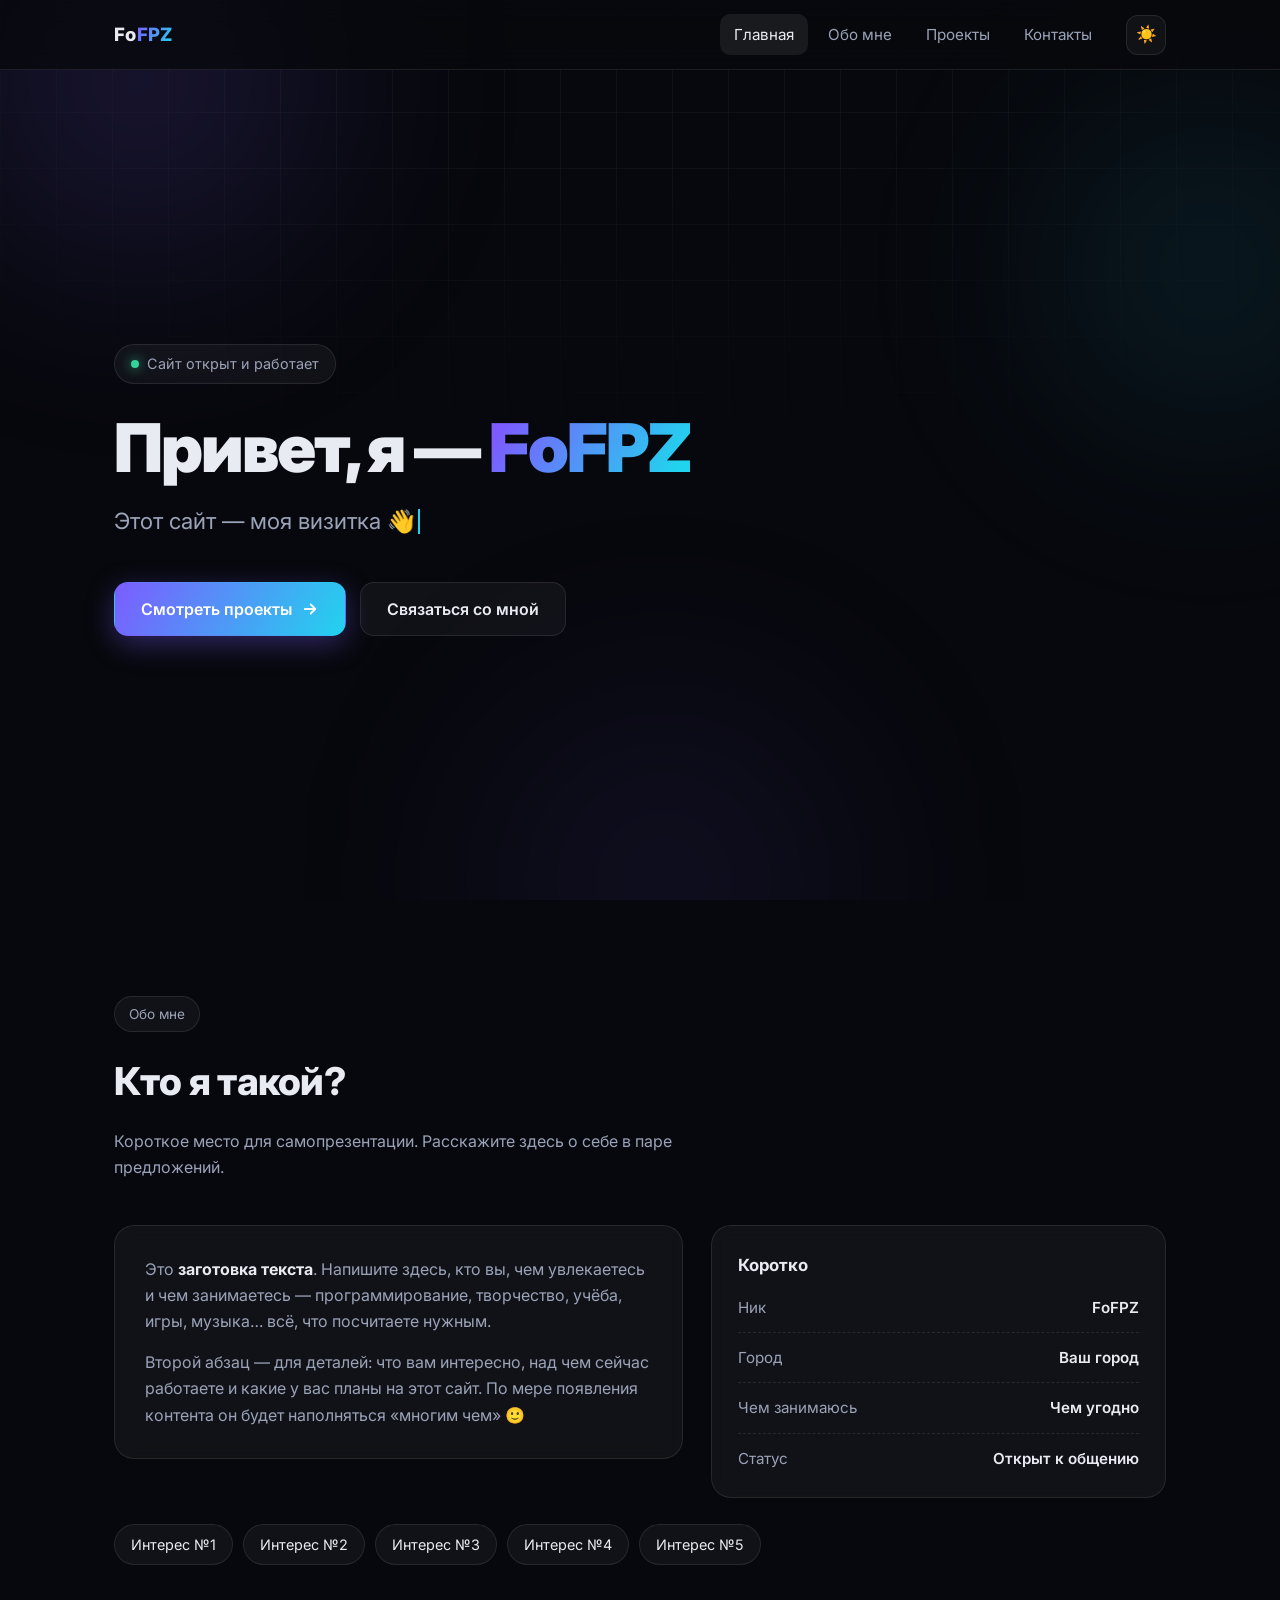
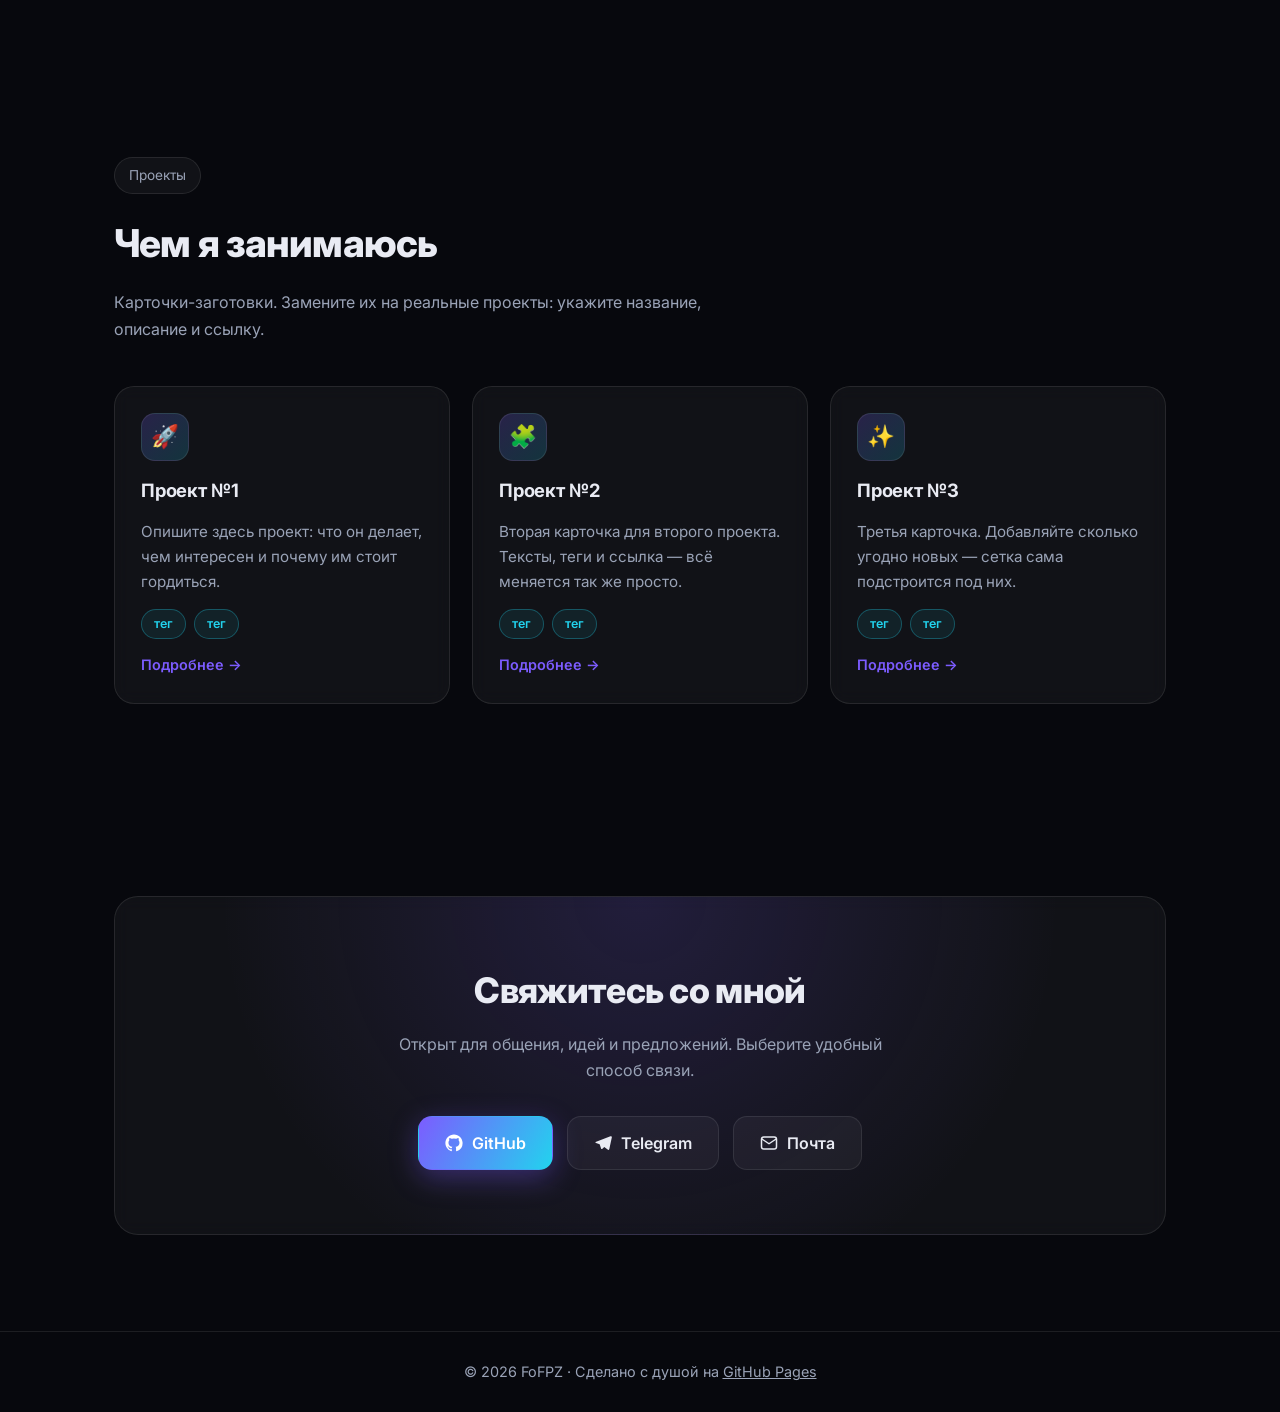
<file: index.html>
<!DOCTYPE html>
<html lang="ru" data-theme="dark">
<head>
  <meta charset="UTF-8">
  <meta name="viewport" content="width=device-width, initial-scale=1.0">
  <title>FoFPZ — личный сайт</title>
  <!-- ЗАМЕНИТЕ: описание сайта для поисковиков и соцсетей -->
  <meta name="description" content="Личный сайт FoFPZ: проекты, идеи и контакты.">
  <meta property="og:title" content="FoFPZ — личный сайт">
  <meta property="og:description" content="Проекты, идеи и контакты.">
  <meta property="og:type" content="website">
  <link rel="icon" href="data:image/svg+xml,%3Csvg xmlns='http://www.w3.org/2000/svg' viewBox='0 0 64 64'%3E%3Cdefs%3E%3ClinearGradient id='g' x1='0' y1='0' x2='1' y2='1'%3E%3Cstop offset='0' stop-color='%237c5cff'/%3E%3Cstop offset='1' stop-color='%2322d3ee'/%3E%3C/linearGradient%3E%3C/defs%3E%3Crect width='64' height='64' rx='14' fill='url(%23g)'/%3E%3Ctext x='32' y='44' font-family='Arial,sans-serif' font-size='34' font-weight='800' fill='white' text-anchor='middle'%3EF%3C/text%3E%3C/svg%3E">
  <link rel="preconnect" href="https://fonts.googleapis.com">
  <link rel="preconnect" href="https://fonts.gstatic.com" crossorigin>
  <link href="https://fonts.googleapis.com/css2?family=Inter:wght@400;600;800;900&display=swap" rel="stylesheet">
  <link rel="stylesheet" href="assets/css/style.css">
</head>
<body>

  <!-- Декоративный фон -->
  <div class="bg-decor" aria-hidden="true">
    <div class="grid"></div>
    <div class="blob blob-1"></div>
    <div class="blob blob-2"></div>
    <div class="blob blob-3"></div>
  </div>

  <!-- ===================== НАВИГАЦИЯ ===================== -->
  <header class="nav">
    <div class="nav-inner">
      <a class="logo" href="#home">Fo<span>FPZ</span></a>

      <button class="burger" id="burger" aria-label="Меню" aria-expanded="false">
        <span></span><span></span><span></span>
      </button>

      <ul class="nav-links" id="nav-links">
        <li><a href="#home">Главная</a></li>
        <li><a href="#about">Обо мне</a></li>
        <li><a href="#projects">Проекты</a></li>
        <li><a href="#contact">Контакты</a></li>
      </ul>

      <button class="theme-toggle" id="theme-toggle" aria-label="Сменить тему">☀️</button>
    </div>
  </header>

  <main>

    <!-- ===================== ГЕРОЙ ===================== -->
    <section class="hero" id="home">
      <div class="hero-badge"><span class="dot"></span> Сайт открыт и работает</div>

      <h1>Привет, я — <span class="gradient">FoFPZ</span></h1>

      <p class="typewriter-line"><span id="typewriter"></span><span class="caret" id="caret"></span></p>

      <div class="hero-actions">
        <a class="btn btn-primary" href="#projects">
          Смотреть проекты
          <svg viewBox="0 0 24 24" fill="none" stroke="currentColor" stroke-width="2.4" stroke-linecap="round" stroke-linejoin="round"><path d="M5 12h14M13 6l6 6-6 6"/></svg>
        </a>
        <a class="btn btn-ghost" href="#contact">Связаться со мной</a>
      </div>
    </section>

    <!-- ===================== ОБО МНЕ ===================== -->
    <section id="about">
      <div class="reveal">
        <span class="section-tag">Обо мне</span>
        <h2 class="section-title">Кто я такой?</h2>
        <p class="section-sub">Короткое место для самопрезентации. Расскажите здесь о себе в паре предложений.</p>
      </div>

      <div class="about-grid reveal">
        <div class="about-text">
          <!-- ЗАМЕНИТЕ: текст «Обо мне» -->
          <p>Это <strong>заготовка текста</strong>. Напишите здесь, кто вы, чем увлекаетесь и чем занимаетесь — программирование, творчество, учёба, игры, музыка… всё, что посчитаете нужным.</p>
          <p>Второй абзац — для деталей: что вам интересно, над чем сейчас работаете и какие у вас планы на этот сайт. По мере появления контента он будет наполняться «многим чем» 🙂</p>
        </div>

        <div class="about-card">
          <h3>Коротко</h3>
          <!-- ЗАМЕНИТЕ: факты о себе -->
          <ul class="facts">
            <li><span class="k">Ник</span><span class="v">FoFPZ</span></li>
            <li><span class="k">Город</span><span class="v">Ваш город</span></li>
            <li><span class="k">Чем занимаюсь</span><span class="v">Чем угодно</span></li>
            <li><span class="k">Статус</span><span class="v">Открыт к общению</span></li>
          </ul>
        </div>
      </div>

      <!-- ЗАМЕНИТЕ: теги интересов -->
      <div class="chips reveal">
        <span class="chip">Интерес №1</span>
        <span class="chip">Интерес №2</span>
        <span class="chip">Интерес №3</span>
        <span class="chip">Интерес №4</span>
        <span class="chip">Интерес №5</span>
      </div>
    </section>

    <!-- ===================== ПРОЕКТЫ ===================== -->
    <section id="projects">
      <div class="reveal">
        <span class="section-tag">Проекты</span>
        <h2 class="section-title">Чем я занимаюсь</h2>
        <p class="section-sub">Карточки-заготовки. Замените их на реальные проекты: укажите название, описание и ссылку.</p>
      </div>

      <div class="projects-grid">
        <!-- ЗАМЕНИТЕ: карточка проекта №1 -->
        <a class="project-card reveal" href="#" target="_blank" rel="noopener">
          <div class="project-icon">🚀</div>
          <h3>Проект №1</h3>
          <p>Опишите здесь проект: что он делает, чем интересен и почему им стоит гордиться.</p>
          <div class="tags"><span class="tag">тег</span><span class="tag">тег</span></div>
          <span class="project-link">Подробнее →</span>
        </a>

        <!-- ЗАМЕНИТЕ: карточка проекта №2 -->
        <a class="project-card reveal" href="#" target="_blank" rel="noopener">
          <div class="project-icon">🧩</div>
          <h3>Проект №2</h3>
          <p>Вторая карточка для второго проекта. Тексты, теги и ссылка — всё меняется так же просто.</p>
          <div class="tags"><span class="tag">тег</span><span class="tag">тег</span></div>
          <span class="project-link">Подробнее →</span>
        </a>

        <!-- ЗАМЕНИТЕ: карточка проекта №3 -->
        <a class="project-card reveal" href="#" target="_blank" rel="noopener">
          <div class="project-icon">✨</div>
          <h3>Проект №3</h3>
          <p>Третья карточка. Добавляйте сколько угодно новых — сетка сама подстроится под них.</p>
          <div class="tags"><span class="tag">тег</span><span class="tag">тег</span></div>
          <span class="project-link">Подробнее →</span>
        </a>
      </div>
    </section>

    <!-- ===================== КОНТАКТЫ ===================== -->
    <section id="contact">
      <div class="contact-box reveal">
        <h2>Свяжитесь со мной</h2>
        <p>Открыт для общения, идей и предложений. Выберите удобный способ связи.</p>
        <div class="contact-actions">
          <!-- ЗАМЕНИТЕ: реальные ссылки на соцсети и почту -->
          <a class="btn btn-primary" href="https://github.com/" target="_blank" rel="noopener">
            <svg viewBox="0 0 24 24" fill="currentColor"><path d="M12 .5C5.65.5.5 5.65.5 12c0 5.09 3.29 9.4 7.86 10.93.58.11.79-.25.79-.55 0-.27-.01-1.17-.02-2.12-3.2.7-3.88-1.36-3.88-1.36-.52-1.33-1.28-1.68-1.28-1.68-1.04-.71.08-.7.08-.7 1.15.08 1.76 1.18 1.76 1.18 1.03 1.76 2.7 1.25 3.35.96.1-.75.4-1.25.72-1.54-2.55-.29-5.24-1.28-5.24-5.69 0-1.26.45-2.28 1.18-3.09-.12-.29-.51-1.46.11-3.04 0 0 .96-.31 3.15 1.18a10.9 10.9 0 0 1 5.74 0c2.19-1.49 3.15-1.18 3.15-1.18.62 1.58.23 2.75.11 3.04.74.81 1.18 1.83 1.18 3.09 0 4.42-2.7 5.39-5.26 5.68.41.35.77 1.05.77 2.12 0 1.53-.01 2.77-.01 3.14 0 .3.2.67.8.55A11.52 11.52 0 0 0 23.5 12C23.5 5.65 18.35.5 12 .5Z"/></svg>
            GitHub
          </a>
          <a class="btn btn-ghost" href="https://t.me/" target="_blank" rel="noopener">
            <svg viewBox="0 0 24 24" fill="currentColor"><path d="M21.94 3.12 2.9 10.47c-1.3.52-1.29 1.24-.23 1.56l4.87 1.52 1.89 5.7c.23.63.12.88.79.88.52 0 .75-.24 1.04-.52l2.4-2.32 4.99 3.68c.92.5 1.58.24 1.8-.85l3.28-15.48c.34-1.35-.49-1.96-1.79-1.52Z"/></svg>
            Telegram
          </a>
          <a class="btn btn-ghost" href="mailto:you@example.com">
            <svg viewBox="0 0 24 24" fill="none" stroke="currentColor" stroke-width="2" stroke-linecap="round" stroke-linejoin="round"><rect x="2" y="4" width="20" height="16" rx="3"/><path d="m3 7 9 6 9-6"/></svg>
            Почта
          </a>
        </div>
      </div>
    </section>

  </main>

  <!-- ===================== ПОДВАЛ ===================== -->
  <footer>
    © <span id="year"></span> FoFPZ · Сделано с душой на <a href="https://pages.github.com/" target="_blank" rel="noopener">GitHub Pages</a>
  </footer>

  <script src="assets/js/main.js"></script>
</body>
</html>
</file>
<file: assets/css/style.css>
/* ============================================================
   FoFPZ — личный сайт
   Стили. Тёмная тема по умолчанию + светлая (переключатель).
   ============================================================ */

:root {
  /* Тёмная тема */
  --bg: #07080d;
  --bg-soft: #0c0e16;
  --card: rgba(255, 255, 255, 0.045);
  --card-hover: rgba(255, 255, 255, 0.075);
  --border: rgba(255, 255, 255, 0.09);
  --text: #e9ebf3;
  --muted: #9aa3b7;
  --accent-1: #7c5cff;
  --accent-2: #22d3ee;
  --nav-bg: rgba(7, 8, 13, 0.75);
  --shadow: 0 20px 60px rgba(0, 0, 0, 0.45);
  --grid-line: rgba(255, 255, 255, 0.035);
}

[data-theme="light"] {
  --bg: #f4f6fb;
  --bg-soft: #ffffff;
  --card: rgba(255, 255, 255, 0.75);
  --card-hover: rgba(255, 255, 255, 0.95);
  --border: rgba(16, 20, 40, 0.1);
  --text: #171a2e;
  --muted: #59617a;
  --nav-bg: rgba(244, 246, 251, 0.8);
  --shadow: 0 20px 60px rgba(30, 40, 90, 0.12);
  --grid-line: rgba(16, 20, 40, 0.05);
}

* {
  margin: 0;
  padding: 0;
  box-sizing: border-box;
}

html {
  scroll-behavior: smooth;
  scroll-padding-top: 90px;
}

body {
  font-family: "Inter", "Segoe UI", system-ui, -apple-system, Roboto, sans-serif;
  background: var(--bg);
  color: var(--text);
  line-height: 1.65;
  overflow-x: hidden;
  transition: background 0.35s ease, color 0.35s ease;
}

::selection {
  background: rgba(124, 92, 255, 0.45);
}

/* ---------- Фоновое оформление ---------- */

.bg-decor {
  position: fixed;
  inset: 0;
  z-index: -2;
  overflow: hidden;
  pointer-events: none;
}

.bg-decor .grid {
  position: absolute;
  inset: 0;
  background-image:
    linear-gradient(var(--grid-line) 1px, transparent 1px),
    linear-gradient(90deg, var(--grid-line) 1px, transparent 1px);
  background-size: 56px 56px;
  mask-image: radial-gradient(ellipse 90% 70% at 50% 0%, black 30%, transparent 75%);
  -webkit-mask-image: radial-gradient(ellipse 90% 70% at 50% 0%, black 30%, transparent 75%);
}

.bg-decor .blob {
  position: absolute;
  border-radius: 50%;
  filter: blur(110px);
  opacity: 0.5;
}

.blob-1 {
  width: 520px;
  height: 520px;
  top: -180px;
  left: -120px;
  background: radial-gradient(circle, rgba(124, 92, 255, 0.55), transparent 65%);
}

.blob-2 {
  width: 460px;
  height: 460px;
  top: 40px;
  right: -160px;
  background: radial-gradient(circle, rgba(34, 211, 238, 0.35), transparent 65%);
}

.blob-3 {
  width: 560px;
  height: 560px;
  bottom: -260px;
  left: 30%;
  background: radial-gradient(circle, rgba(124, 92, 255, 0.28), transparent 65%);
}

[data-theme="light"] .bg-decor .blob {
  opacity: 0.35;
}

/* ---------- Навигация ---------- */

.nav {
  position: fixed;
  top: 0;
  left: 0;
  right: 0;
  z-index: 100;
  backdrop-filter: blur(14px);
  -webkit-backdrop-filter: blur(14px);
  background: var(--nav-bg);
  border-bottom: 1px solid var(--border);
}

.nav-inner {
  max-width: 1100px;
  margin: 0 auto;
  padding: 14px 24px;
  display: flex;
  align-items: center;
  gap: 20px;
}

.logo {
  font-weight: 800;
  font-size: 1.15rem;
  letter-spacing: 0.02em;
  text-decoration: none;
  color: var(--text);
}

.logo span {
  background: linear-gradient(120deg, var(--accent-1), var(--accent-2));
  -webkit-background-clip: text;
  background-clip: text;
  color: transparent;
}

.nav-links {
  display: flex;
  gap: 6px;
  margin-left: auto;
  list-style: none;
}

.nav-links a {
  display: block;
  padding: 8px 14px;
  border-radius: 10px;
  text-decoration: none;
  color: var(--muted);
  font-size: 0.95rem;
  transition: color 0.2s, background 0.2s;
}

.nav-links a:hover {
  color: var(--text);
  background: var(--card);
}

.nav-links a.active {
  color: var(--text);
  background: var(--card-hover);
}

.theme-toggle,
.burger {
  display: inline-flex;
  align-items: center;
  justify-content: center;
  width: 40px;
  height: 40px;
  border: 1px solid var(--border);
  border-radius: 12px;
  background: var(--card);
  color: var(--text);
  font-size: 1.05rem;
  cursor: pointer;
  transition: background 0.2s, transform 0.15s;
}

.theme-toggle:hover,
.burger:hover {
  background: var(--card-hover);
  transform: translateY(-1px);
}

.burger {
  display: none;
  flex-direction: column;
  gap: 4px;
}

.burger span {
  display: block;
  width: 18px;
  height: 2px;
  border-radius: 2px;
  background: var(--text);
  transition: transform 0.25s, opacity 0.25s;
}

/* ---------- Общее для секций ---------- */

section {
  max-width: 1100px;
  margin: 0 auto;
  padding: 96px 24px;
}

.section-tag {
  display: inline-block;
  padding: 6px 14px;
  border-radius: 999px;
  border: 1px solid var(--border);
  background: var(--card);
  color: var(--muted);
  font-size: 0.85rem;
  margin-bottom: 18px;
}

.section-title {
  font-size: clamp(1.7rem, 3.4vw, 2.4rem);
  font-weight: 800;
  letter-spacing: -0.02em;
  margin-bottom: 14px;
}

.section-sub {
  color: var(--muted);
  max-width: 640px;
  margin-bottom: 44px;
}

/* ---------- Герой ---------- */

.hero {
  min-height: 100svh;
  display: flex;
  flex-direction: column;
  justify-content: center;
  padding-top: 140px;
  padding-bottom: 60px;
}

.hero-badge {
  display: inline-flex;
  align-items: center;
  gap: 8px;
  width: fit-content;
  padding: 7px 16px;
  border-radius: 999px;
  border: 1px solid var(--border);
  background: var(--card);
  color: var(--muted);
  font-size: 0.9rem;
  margin-bottom: 26px;
}

.hero-badge .dot {
  width: 8px;
  height: 8px;
  border-radius: 50%;
  background: #34d399;
  box-shadow: 0 0 12px rgba(52, 211, 153, 0.9);
  animation: pulse 2.2s infinite;
}

@keyframes pulse {
  0%, 100% { opacity: 1; }
  50% { opacity: 0.35; }
}

.hero h1 {
  font-size: clamp(2.4rem, 6.5vw, 4.2rem);
  font-weight: 900;
  letter-spacing: -0.03em;
  line-height: 1.12;
  margin-bottom: 18px;
}

.hero h1 .gradient {
  background: linear-gradient(120deg, var(--accent-1) 10%, var(--accent-2) 90%);
  -webkit-background-clip: text;
  background-clip: text;
  color: transparent;
}

.typewriter-line {
  font-size: clamp(1.05rem, 2.4vw, 1.4rem);
  color: var(--muted);
  min-height: 2em;
  margin-bottom: 34px;
}

.typewriter-line .caret {
  display: inline-block;
  width: 2px;
  height: 1.1em;
  margin-left: 3px;
  vertical-align: text-bottom;
  background: var(--accent-2);
  animation: blink 1s step-end infinite;
}

@keyframes blink {
  50% { opacity: 0; }
}

.hero-actions {
  display: flex;
  flex-wrap: wrap;
  gap: 14px;
}

.btn {
  display: inline-flex;
  align-items: center;
  gap: 9px;
  padding: 13px 26px;
  border-radius: 14px;
  font-size: 1rem;
  font-weight: 600;
  text-decoration: none;
  border: 1px solid transparent;
  cursor: pointer;
  transition: transform 0.18s, box-shadow 0.18s, background 0.2s, border-color 0.2s;
}

.btn-primary {
  background: linear-gradient(120deg, var(--accent-1), var(--accent-2));
  color: #fff;
  box-shadow: 0 8px 28px rgba(124, 92, 255, 0.35);
}

.btn-primary:hover {
  transform: translateY(-2px);
  box-shadow: 0 12px 34px rgba(124, 92, 255, 0.5);
}

.btn-ghost {
  background: var(--card);
  border-color: var(--border);
  color: var(--text);
}

.btn-ghost:hover {
  background: var(--card-hover);
  transform: translateY(-2px);
}

.btn svg {
  width: 18px;
  height: 18px;
}

/* ---------- Обо мне ---------- */

.about-grid {
  display: grid;
  grid-template-columns: 1.25fr 1fr;
  gap: 28px;
  align-items: start;
}

.about-text {
  padding: 30px;
  border-radius: 20px;
  border: 1px solid var(--border);
  background: var(--card);
  backdrop-filter: blur(8px);
  color: var(--muted);
}

.about-text p + p {
  margin-top: 14px;
}

.about-text strong {
  color: var(--text);
}

.about-card {
  padding: 26px;
  border-radius: 20px;
  border: 1px solid var(--border);
  background: var(--card);
  backdrop-filter: blur(8px);
}

.about-card h3 {
  font-size: 1.05rem;
  margin-bottom: 16px;
}

.facts {
  list-style: none;
  display: grid;
  gap: 12px;
}

.facts li {
  display: flex;
  justify-content: space-between;
  gap: 12px;
  font-size: 0.95rem;
  padding-bottom: 12px;
  border-bottom: 1px dashed var(--border);
}

.facts li:last-child {
  border-bottom: none;
  padding-bottom: 0;
}

.facts .k {
  color: var(--muted);
}

.facts .v {
  font-weight: 600;
  text-align: right;
}

.chips {
  display: flex;
  flex-wrap: wrap;
  gap: 10px;
  margin-top: 26px;
}

.chip {
  padding: 8px 16px;
  border-radius: 999px;
  border: 1px solid var(--border);
  background: var(--card);
  color: var(--text);
  font-size: 0.9rem;
  transition: transform 0.15s, border-color 0.2s, background 0.2s;
}

.chip:hover {
  transform: translateY(-2px);
  border-color: var(--accent-1);
  background: var(--card-hover);
}

/* ---------- Проекты ---------- */

.projects-grid {
  display: grid;
  grid-template-columns: repeat(auto-fit, minmax(280px, 1fr));
  gap: 22px;
}

.project-card {
  position: relative;
  display: flex;
  flex-direction: column;
  gap: 14px;
  padding: 26px;
  border-radius: 20px;
  border: 1px solid var(--border);
  background: var(--card);
  backdrop-filter: blur(8px);
  text-decoration: none;
  color: inherit;
  overflow: hidden;
  transition: transform 0.22s, border-color 0.25s, background 0.25s, box-shadow 0.25s;
}

.project-card::before {
  content: "";
  position: absolute;
  inset: 0;
  background: radial-gradient(420px circle at var(--mx, 50%) var(--my, 0%), rgba(124, 92, 255, 0.14), transparent 65%);
  opacity: 0;
  transition: opacity 0.3s;
  pointer-events: none;
}

.project-card:hover {
  transform: translateY(-5px);
  border-color: rgba(124, 92, 255, 0.45);
  background: var(--card-hover);
  box-shadow: var(--shadow);
}

.project-card:hover::before {
  opacity: 1;
}

.project-icon {
  width: 48px;
  height: 48px;
  display: flex;
  align-items: center;
  justify-content: center;
  border-radius: 14px;
  font-size: 1.4rem;
  background: linear-gradient(135deg, rgba(124, 92, 255, 0.22), rgba(34, 211, 238, 0.18));
  border: 1px solid var(--border);
}

.project-card h3 {
  font-size: 1.15rem;
  letter-spacing: -0.01em;
}

.project-card p {
  color: var(--muted);
  font-size: 0.95rem;
  flex-grow: 1;
}

.tags {
  display: flex;
  flex-wrap: wrap;
  gap: 8px;
}

.tag {
  padding: 4px 12px;
  border-radius: 999px;
  font-size: 0.78rem;
  font-weight: 600;
  color: var(--accent-2);
  border: 1px solid rgba(34, 211, 238, 0.3);
  background: rgba(34, 211, 238, 0.08);
}

.project-link {
  font-size: 0.9rem;
  font-weight: 600;
  color: var(--accent-1);
}

/* ---------- Контакты ---------- */

.contact-box {
  text-align: center;
  padding: 64px 30px;
  border-radius: 24px;
  border: 1px solid var(--border);
  background:
    radial-gradient(600px circle at 50% 0%, rgba(124, 92, 255, 0.16), transparent 70%),
    var(--card);
  backdrop-filter: blur(8px);
}

.contact-box h2 {
  font-size: clamp(1.6rem, 3.2vw, 2.2rem);
  font-weight: 800;
  letter-spacing: -0.02em;
  margin-bottom: 12px;
}

.contact-box p {
  color: var(--muted);
  max-width: 520px;
  margin: 0 auto 32px;
}

.contact-actions {
  display: flex;
  flex-wrap: wrap;
  justify-content: center;
  gap: 14px;
}

/* ---------- Подвал ---------- */

footer {
  border-top: 1px solid var(--border);
  padding: 28px 24px;
  text-align: center;
  color: var(--muted);
  font-size: 0.9rem;
}

footer a {
  color: var(--muted);
}

footer a:hover {
  color: var(--text);
}

/* ---------- Появление при скролле ---------- */

.reveal {
  opacity: 0;
  transform: translateY(26px);
  transition: opacity 0.7s ease, transform 0.7s ease;
}

.reveal.visible {
  opacity: 1;
  transform: none;
}

@media (prefers-reduced-motion: reduce) {
  html { scroll-behavior: auto; }
  .reveal { opacity: 1; transform: none; transition: none; }
}

/* ---------- Адаптив ---------- */

@media (max-width: 860px) {
  .about-grid {
    grid-template-columns: 1fr;
  }
}

@media (max-width: 720px) {
  .burger {
    display: flex;
  }

  .nav-links {
    position: fixed;
    top: 69px;
    left: 0;
    right: 0;
    flex-direction: column;
    gap: 4px;
    margin: 0;
    padding: 14px 20px 20px;
    background: var(--nav-bg);
    backdrop-filter: blur(16px);
    -webkit-backdrop-filter: blur(16px);
    border-bottom: 1px solid var(--border);
    transform: translateY(-130%);
    transition: transform 0.3s ease;
  }

  .nav-links.open {
    transform: translateY(0);
  }

  .nav-links a {
    padding: 12px 14px;
    font-size: 1.05rem;
  }

  .burger.open span:nth-child(1) {
    transform: translateY(6px) rotate(45deg);
  }
  .burger.open span:nth-child(2) {
    opacity: 0;
  }
  .burger.open span:nth-child(3) {
    transform: translateY(-6px) rotate(-45deg);
  }

  section {
    padding: 72px 20px;
  }

  .hero {
    padding-top: 120px;
  }
}
</file>
